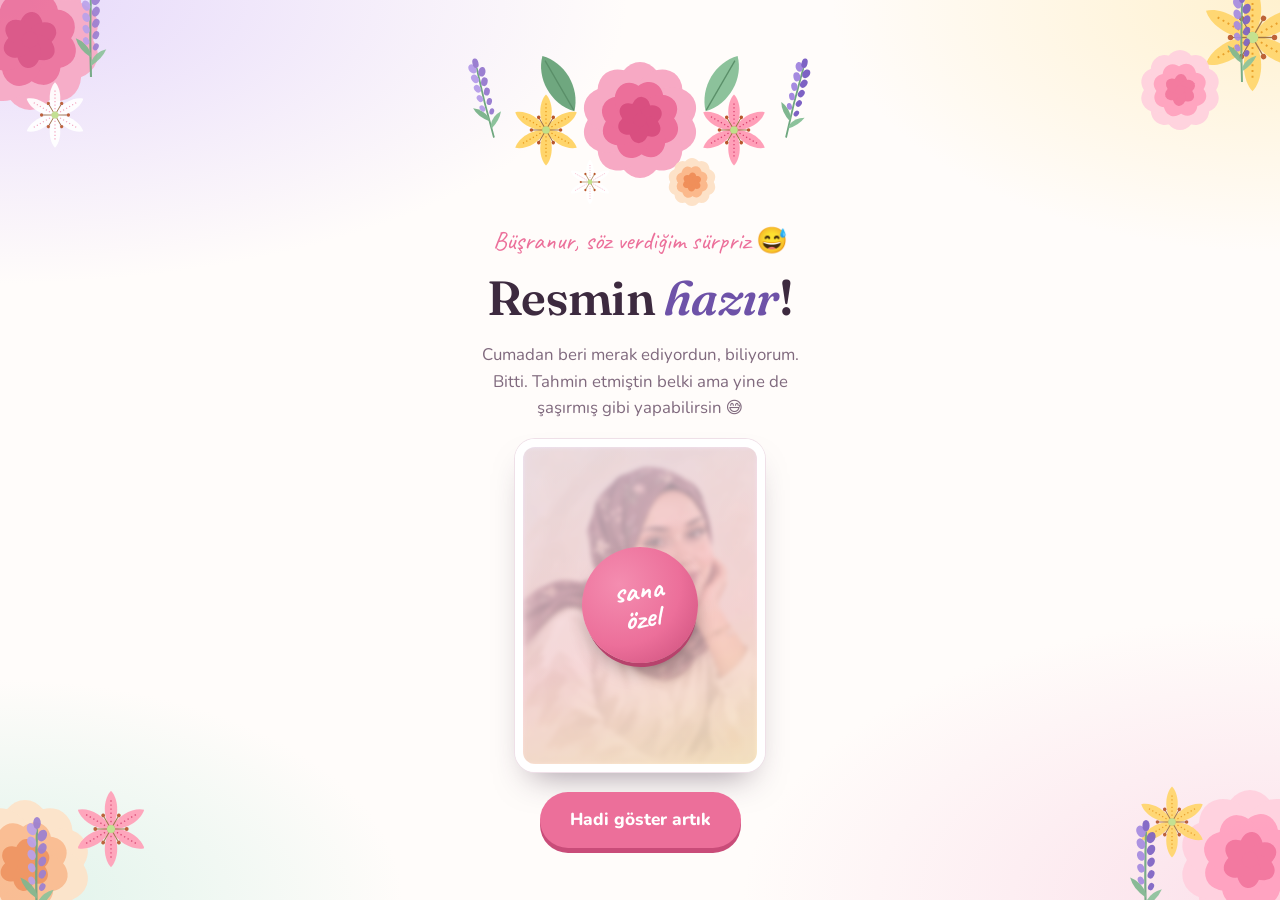
<file: index.html>
<!DOCTYPE html>
<html lang="tr">
<head>
<meta charset="UTF-8">
<meta name="viewport" content="width=device-width, initial-scale=1, maximum-scale=1, user-scalable=no, viewport-fit=cover">
<title>Büşranur'un Resmi</title>
<meta name="description" content="Resmin hazır! Görmek için tıkla.">
<meta property="og:title" content="Büşranur, resmin hazır!">
<meta property="og:description" content="Sadece senin için çizildi. Görmek için tıkla.">
<meta name="color-scheme" content="light">
<meta property="og:type" content="website">
<meta property="og:image" content="https://yecassistant.github.io/busranur/onizleme.jpg">
<meta property="og:image:width" content="1200">
<meta property="og:image:height" content="630">
<meta name="twitter:card" content="summary_large_image">
<meta name="theme-color" content="#ec6f9a">
<link rel="icon" href="data:image/svg+xml,%3Csvg xmlns=%27http://www.w3.org/2000/svg%27 viewBox=%270 0 100 100%27%3E%3Ctext y=%27.9em%27 font-size=%2790%27%3E%F0%9F%8C%B8%3C/text%3E%3C/svg%3E">
<link rel="preconnect" href="https://fonts.googleapis.com">
<link rel="preconnect" href="https://fonts.gstatic.com" crossorigin>
<link rel="stylesheet" href="https://fonts.googleapis.com/css2?family=Fraunces:ital,opsz,wght@0,9..144,600;1,9..144,600&family=Nunito:wght@600;700;800&family=Caveat:wght@600;700&display=swap">
<link rel="stylesheet" href="style.css">
</head>
<body data-page="hazir" data-tone="lav">

<main class="stage">
  <div class="bouquet"></div>
  <div class="eyebrow">Büşranur, söz verdiğim sürpriz 😅</div>
  <h1>Resmin <em>hazır</em>!</h1>
  <p class="lead">Cumadan beri merak ediyordun, biliyorum. Bitti. Tahmin etmiştin belki ama yine de şaşırmış gibi yapabilirsin 😅</p>
  <div class="frame" id="frame" role="button" tabindex="0" aria-label="Resmi aç">
    <img src="resim.jpg" alt="Senin için çizilen resim">
    <div class="seal">sana<br>özel</div>
  </div>
  <div class="btns"><button class="btn pink" id="open">Hadi göster artık</button></div>
</main>
<script src="app.js"></script>
</body>
</html>
</file>
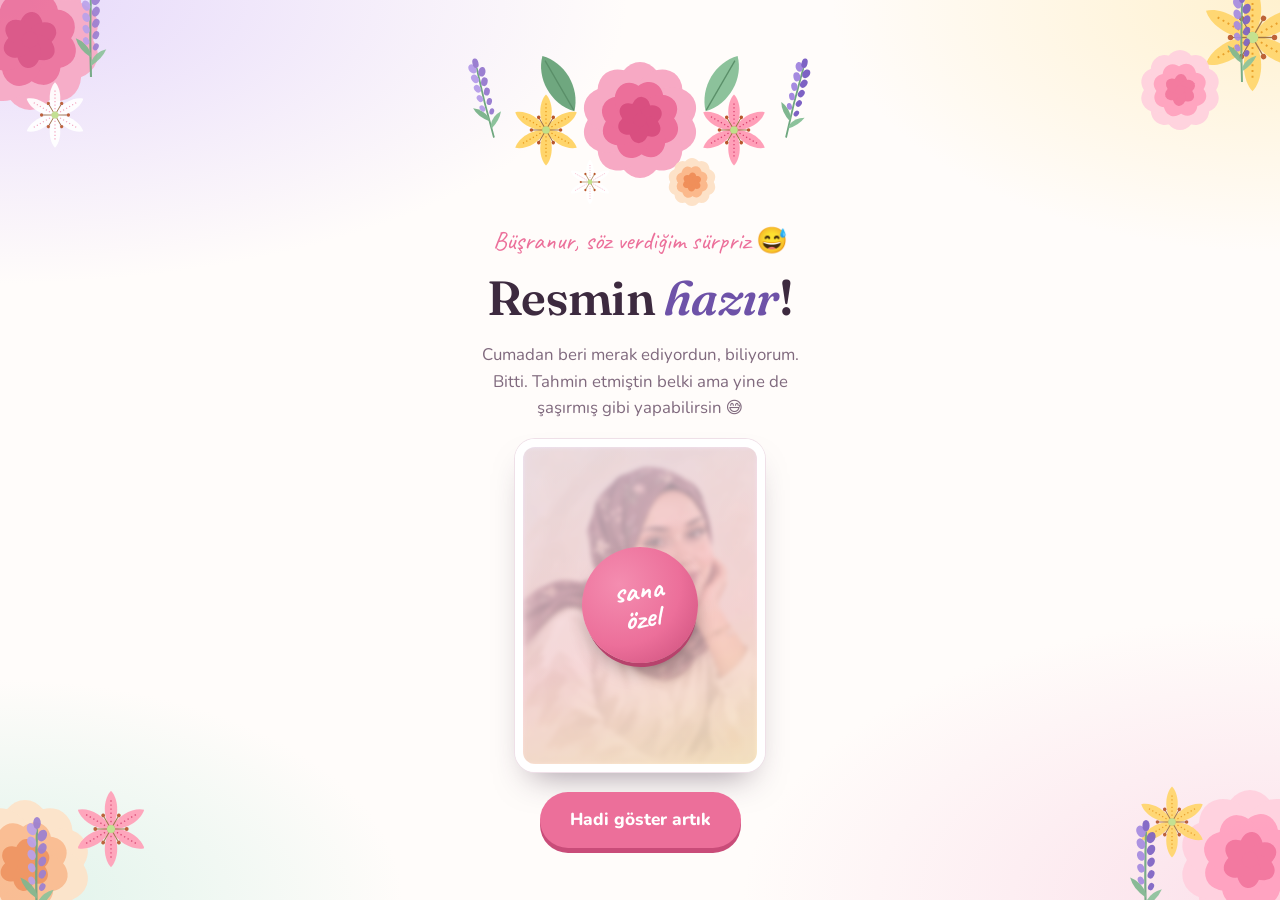
<file: bilet.html>
<!DOCTYPE html>
<html lang="tr">
<head>
<meta charset="UTF-8">
<meta name="viewport" content="width=device-width, initial-scale=1, maximum-scale=1, user-scalable=no, viewport-fit=cover">
<title>Büşranur'un Resmi</title>
<meta name="description" content="Resmin hazır! Görmek için tıkla.">
<meta property="og:title" content="Büşranur, resmin hazır!">
<meta property="og:description" content="Sadece senin için çizildi. Görmek için tıkla.">
<meta name="color-scheme" content="light">
<meta property="og:type" content="website">
<meta property="og:image" content="https://yecassistant.github.io/busranur/onizleme.jpg">
<meta property="og:image:width" content="1200">
<meta property="og:image:height" content="630">
<meta name="twitter:card" content="summary_large_image">
<meta name="theme-color" content="#ec6f9a">
<link rel="icon" href="data:image/svg+xml,%3Csvg xmlns=%27http://www.w3.org/2000/svg%27 viewBox=%270 0 100 100%27%3E%3Ctext y=%27.9em%27 font-size=%2790%27%3E%F0%9F%8C%B8%3C/text%3E%3C/svg%3E">
<link rel="preconnect" href="https://fonts.googleapis.com">
<link rel="preconnect" href="https://fonts.gstatic.com" crossorigin>
<link rel="stylesheet" href="https://fonts.googleapis.com/css2?family=Fraunces:ital,opsz,wght@0,9..144,600;1,9..144,600&family=Nunito:wght@600;700;800&family=Caveat:wght@600;700&display=swap">
<link rel="stylesheet" href="style.css">
</head>
<body data-page="bilet" data-tone="lav">

<main class="stage">
  <div class="eyebrow">anlaştık o zaman</div>
  <h2>İşte <em>senin</em> resmin</h2>
  <div class="frame" id="frame" role="button" tabindex="0" aria-label="Resme büyük bak">
    <img src="resim.jpg" alt="Senin için çizilen resim">
    <div class="wm" aria-hidden="true"></div>
    <div class="lock" id="lock">🔒 kodla açılır</div>
  </div>
  <p class="small" id="frameHint">Büyütmek için resme dokun.</p>

  <div class="codebox" id="codebox">
    <h3 id="codeTitle">Çiçekler ne alaka? 🙄</h3>
    <p id="codeText">Lavanta, şakayık, lilyum: en sevdiklerin, resmi şimdilik koruyor. Çekilmeleri için küçük bir kod lazım 😅</p>
    <ol class="steps" id="steps">
      <li><span>1</span><div>Aşağıdaki bileti <b>WhatsApp'tan bana gönder</b> <button type="button" class="mini" id="toTicket">Bilete git ↓</button></div></li>
      <li><span>2</span><div>Ben sana <b>kodu</b> yazayım</div></li>
      <li><span>3</span><div>Kodu buraya gir, çiçekler çekilsin</div></li>
    </ol>
    <div class="coderow" id="coderow">
      <input type="text" id="code" placeholder="Kodu buraya yaz" autocomplete="off" autocorrect="off" autocapitalize="characters" spellcheck="false" maxlength="24" aria-label="Kod" enterkeyhint="done">
      <button type="button" class="btn lav" id="codeGo">Çiçekleri çek</button>
    </div>
    <p class="hint" id="codeHint"></p>
    <div class="btns" style="min-height:0"><button type="button" class="btn ghost" id="toTicket2" hidden>Bilete git ↓</button></div>
  </div>

  <div class="ticket" id="ticket">
    <h3>Randevu Bileti</h3>
    <div class="row"><span>Buluşma</span><span id="tKind"></span></div>
    <div class="row"><span>Menü</span><span id="tMenu"></span></div>
    <div class="row"><span>Gün</span><span id="tDay"></span></div>
    <div class="row"><span>Saat</span><span id="tTime"></span></div>
    <div class="row" id="tNoteRow"><span>Not</span><span id="tNote"></span></div>
    <div class="row"><span>Teslimat</span><span>Resmin aslı, elden</span></div>
  </div>
  <p class="sign">Görüşmek üzere 🌸</p>
  <div class="btns" id="bilet-btns">
    <a class="btn green" id="wa" target="_blank" rel="noopener">WhatsApp'tan gönder</a>
    <button class="btn ghost" id="copy">Metni kopyala</button>
  </div>
  <p class="small" id="copyMsg">Butona basınca bilet WhatsApp'tan bana gelir.</p>
  <p class="small" id="inapp" hidden>WhatsApp açılmazsa sağ üstteki ⋯ menüsünden "Safari'de aç"a dokun ya da metni kopyalayıp bana gönder.</p>
  <div class="btns"><button class="btn link" id="again">Planı değiştir</button></div>
</main>
<button type="button" class="ticketPill" id="ticketPill">🎟️ Biletin aşağıda ↓</button>
<div class="lightbox" id="lightbox" hidden>
  <div class="lbwrap">
    <img src="resim.jpg" alt="Senin için çizilen resim">
    <div class="wm" aria-hidden="true"></div>
  </div>
  <p id="lbHint">Kapatmak için dokun · 🔒 kodla açılır</p>
</div>
<script src="app.js"></script>
</body>
</html>
</file>
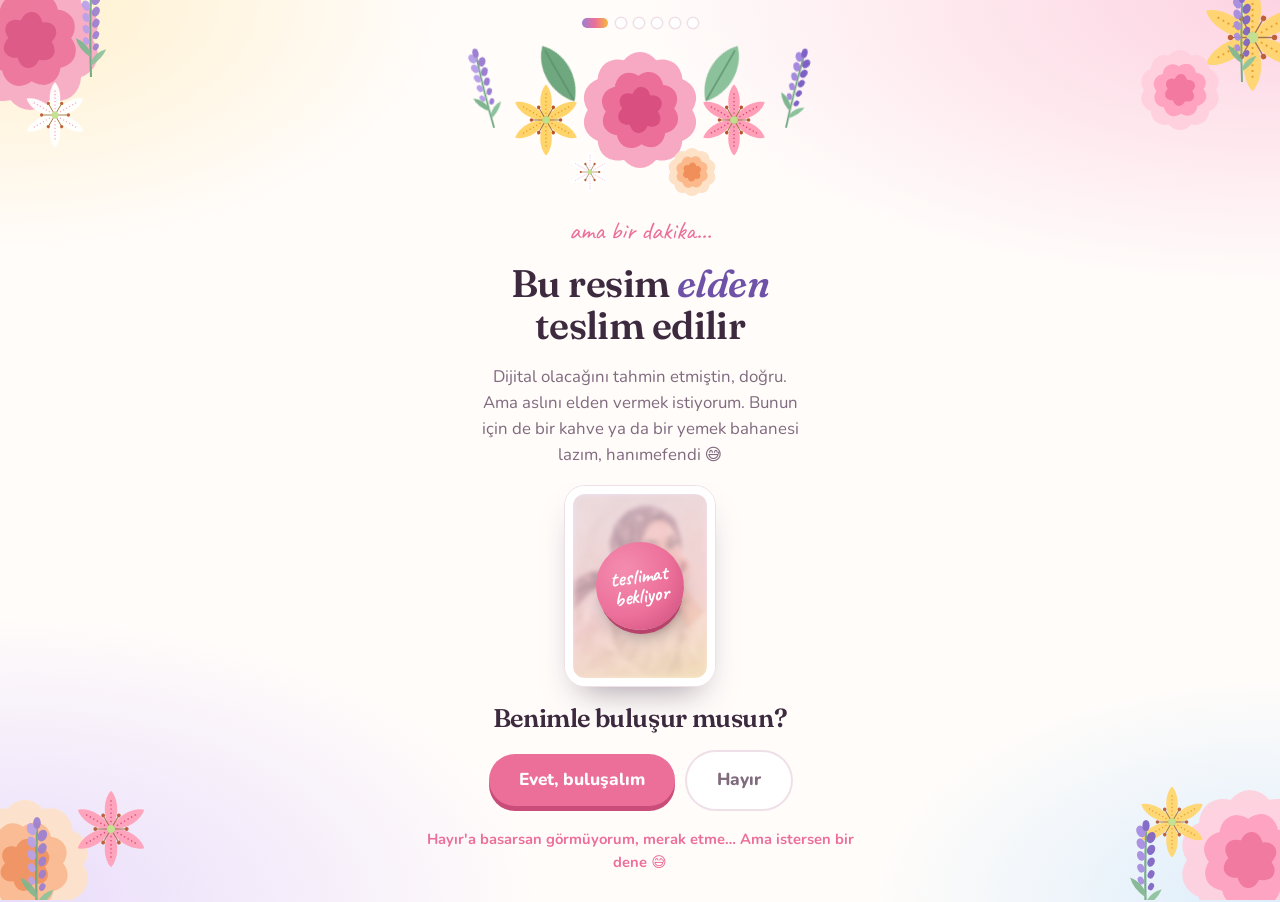
<file: davet.html>
<!DOCTYPE html>
<html lang="tr">
<head>
<meta charset="UTF-8">
<meta name="viewport" content="width=device-width, initial-scale=1, maximum-scale=1, user-scalable=no, viewport-fit=cover">
<title>Büşranur'un Resmi</title>
<meta name="description" content="Resmin hazır! Görmek için tıkla.">
<meta property="og:title" content="Büşranur, resmin hazır!">
<meta property="og:description" content="Sadece senin için çizildi. Görmek için tıkla.">
<meta name="color-scheme" content="light">
<meta property="og:type" content="website">
<meta property="og:image" content="https://yecassistant.github.io/busranur/onizleme.jpg">
<meta property="og:image:width" content="1200">
<meta property="og:image:height" content="630">
<meta name="twitter:card" content="summary_large_image">
<meta name="theme-color" content="#ec6f9a">
<link rel="icon" href="data:image/svg+xml,%3Csvg xmlns=%27http://www.w3.org/2000/svg%27 viewBox=%270 0 100 100%27%3E%3Ctext y=%27.9em%27 font-size=%2790%27%3E%F0%9F%8C%B8%3C/text%3E%3C/svg%3E">
<link rel="preconnect" href="https://fonts.googleapis.com">
<link rel="preconnect" href="https://fonts.gstatic.com" crossorigin>
<link rel="stylesheet" href="https://fonts.googleapis.com/css2?family=Fraunces:ital,opsz,wght@0,9..144,600;1,9..144,600&family=Nunito:wght@600;700;800&family=Caveat:wght@600;700&display=swap">
<link rel="stylesheet" href="style.css">
</head>
<body data-page="davet" data-tone="peo">
<div class="progress" data-step="1" data-total="6"></div>
<main class="stage">
  <div class="bouquet"></div>
  <div class="eyebrow">ama bir dakika…</div>
  <h2>Bu resim <em>elden</em> teslim edilir</h2>
  <p class="lead">Dijital olacağını tahmin etmiştin, doğru. Ama aslını elden vermek istiyorum. Bunun için de bir kahve ya da bir yemek bahanesi lazım, hanımefendi 😅</p>
  <div class="frame small"><img src="resim.jpg" alt=""><div class="seal" style="width:88px;height:88px;font-size:1.35rem">teslimat<br>bekliyor</div></div>
  <h2 style="font-size:1.6rem">Benimle buluşur musun?</h2>
  <div class="btns">
    <button class="btn pink" id="yes">Evet, buluşalım</button>
    <button class="btn ghost parked" id="no">Hayır</button>
  </div>
  <p class="hint" id="hint">Hayır'a basarsan görmüyorum, merak etme… Ama istersen bir dene 😅</p>
</main>
<script src="app.js"></script>
</body>
</html>
</file>
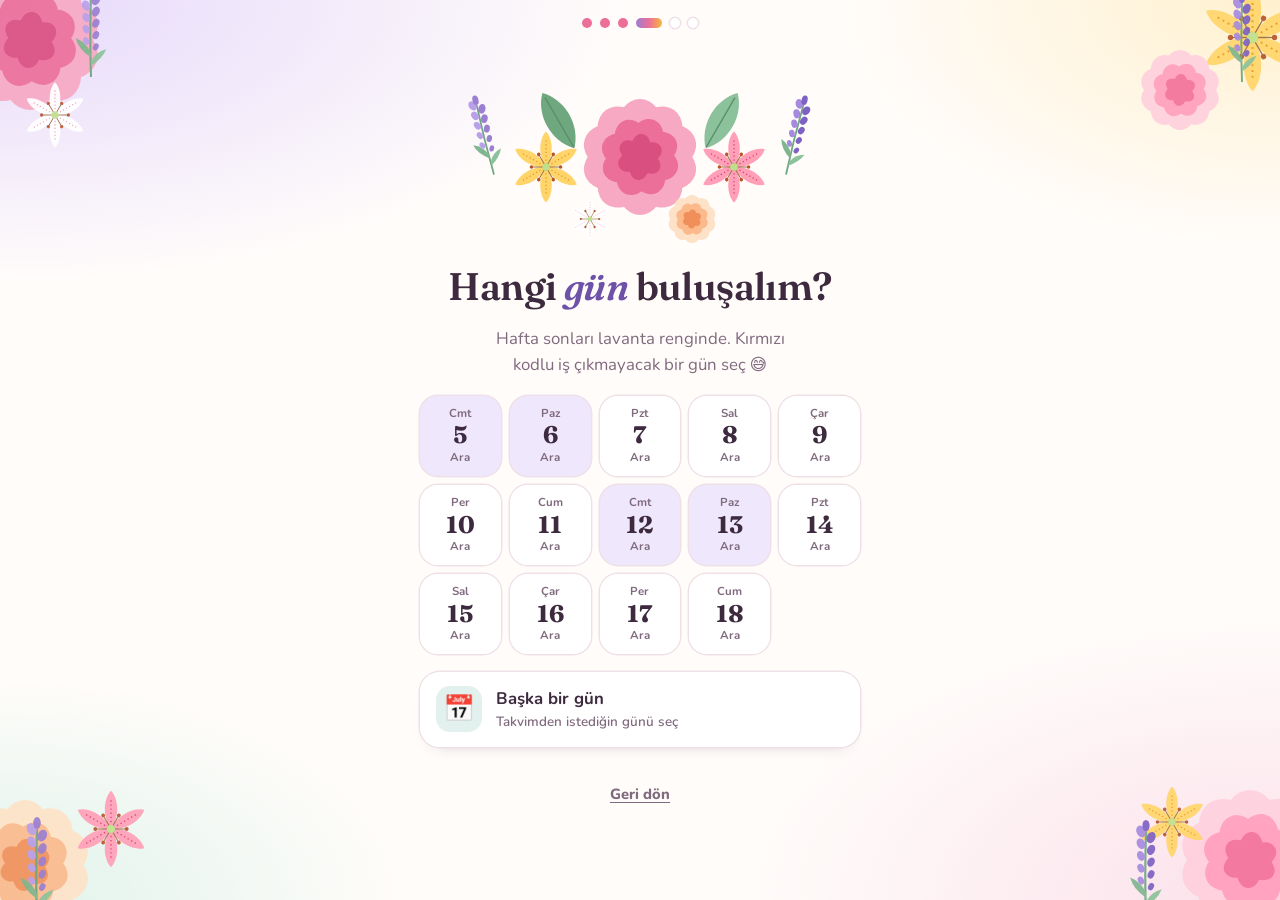
<file: gun.html>
<!DOCTYPE html>
<html lang="tr">
<head>
<meta charset="UTF-8">
<meta name="viewport" content="width=device-width, initial-scale=1, maximum-scale=1, user-scalable=no, viewport-fit=cover">
<title>Büşranur'un Resmi</title>
<meta name="description" content="Resmin hazır! Görmek için tıkla.">
<meta property="og:title" content="Büşranur, resmin hazır!">
<meta property="og:description" content="Sadece senin için çizildi. Görmek için tıkla.">
<meta name="color-scheme" content="light">
<meta property="og:type" content="website">
<meta property="og:image" content="https://yecassistant.github.io/busranur/onizleme.jpg">
<meta property="og:image:width" content="1200">
<meta property="og:image:height" content="630">
<meta name="twitter:card" content="summary_large_image">
<meta name="theme-color" content="#ec6f9a">
<link rel="icon" href="data:image/svg+xml,%3Csvg xmlns=%27http://www.w3.org/2000/svg%27 viewBox=%270 0 100 100%27%3E%3Ctext y=%27.9em%27 font-size=%2790%27%3E%F0%9F%8C%B8%3C/text%3E%3C/svg%3E">
<link rel="preconnect" href="https://fonts.googleapis.com">
<link rel="preconnect" href="https://fonts.gstatic.com" crossorigin>
<link rel="stylesheet" href="https://fonts.googleapis.com/css2?family=Fraunces:ital,opsz,wght@0,9..144,600;1,9..144,600&family=Nunito:wght@600;700;800&family=Caveat:wght@600;700&display=swap">
<link rel="stylesheet" href="style.css">
</head>
<body data-page="gun" data-tone="lav">
<div class="progress" data-step="4" data-total="6"></div>
<main class="stage">
  <div class="bouquet"></div>
  <h2>Hangi <em>gün</em> buluşalım?</h2>
  <p class="lead">Hafta sonları lavanta renginde. Kırmızı kodlu iş çıkmayacak bir gün seç 😅</p>
  <div class="days" id="days"></div>
  <button type="button" class="opt" id="customToggle"><span class="ico" style="background:#e3f1ee">📅</span><span><b>Başka bir gün</b><small>Takvimden istediğin günü seç</small></span></button>
  <div class="customBox" id="customBox" hidden>
    <label for="customDate" class="small" style="width:100%">Kutuya dokun, takvim açılır</label>
    <input type="date" id="customDate" required>
    <button type="button" class="btn lav" id="customGo">Bu gün olsun</button>
    <p class="hint" id="customHint"></p>
  </div>
  <div class="btns"><button type="button" class="btn link" data-back="secim.html">Geri dön</button></div>
</main>
<script src="app.js"></script>
</body>
</html>
</file>
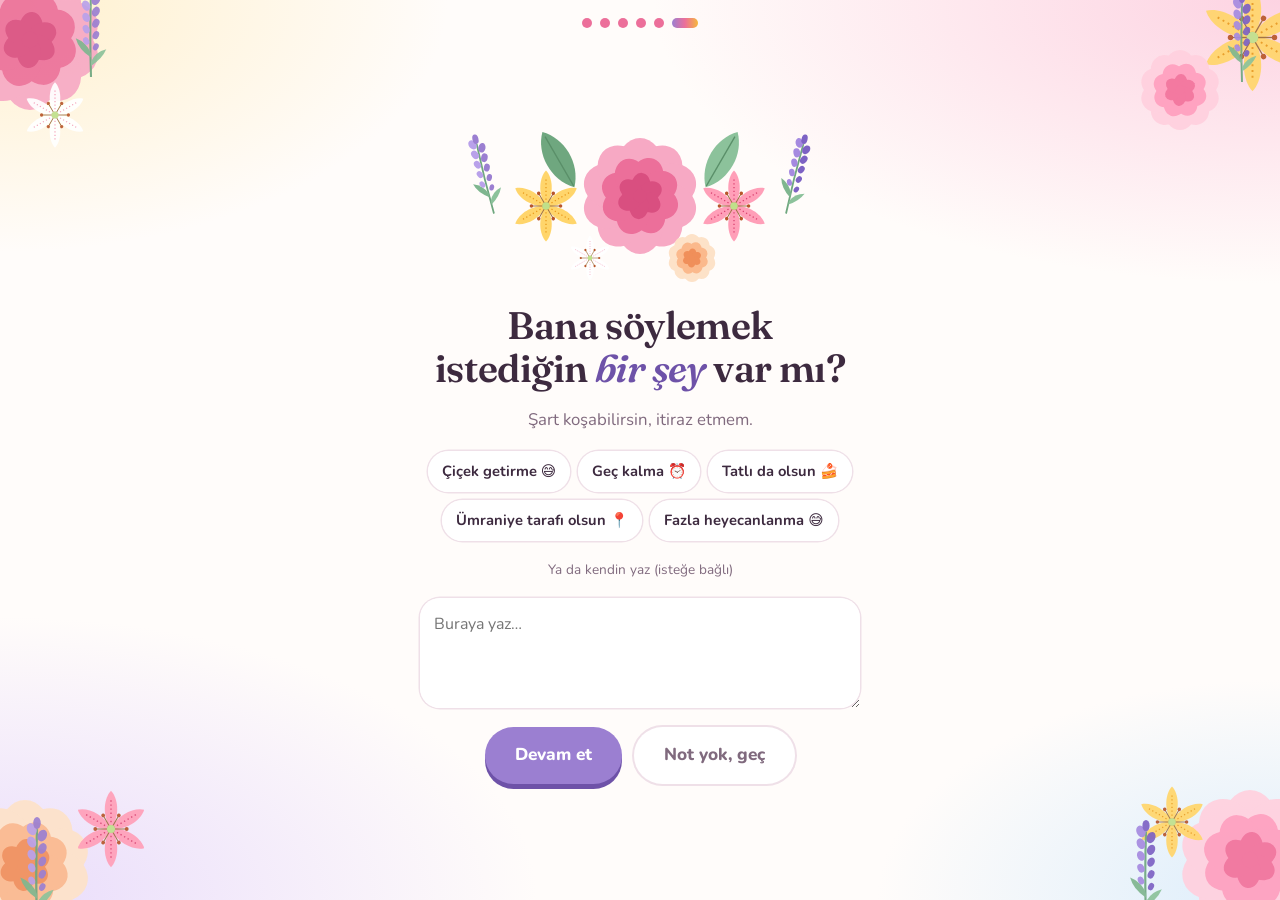
<file: not.html>
<!DOCTYPE html>
<html lang="tr">
<head>
<meta charset="UTF-8">
<meta name="viewport" content="width=device-width, initial-scale=1, maximum-scale=1, user-scalable=no, viewport-fit=cover">
<title>Büşranur'un Resmi</title>
<meta name="description" content="Resmin hazır! Görmek için tıkla.">
<meta property="og:title" content="Büşranur, resmin hazır!">
<meta property="og:description" content="Sadece senin için çizildi. Görmek için tıkla.">
<meta name="color-scheme" content="light">
<meta property="og:type" content="website">
<meta property="og:image" content="https://yecassistant.github.io/busranur/onizleme.jpg">
<meta property="og:image:width" content="1200">
<meta property="og:image:height" content="630">
<meta name="twitter:card" content="summary_large_image">
<meta name="theme-color" content="#ec6f9a">
<link rel="icon" href="data:image/svg+xml,%3Csvg xmlns=%27http://www.w3.org/2000/svg%27 viewBox=%270 0 100 100%27%3E%3Ctext y=%27.9em%27 font-size=%2790%27%3E%F0%9F%8C%B8%3C/text%3E%3C/svg%3E">
<link rel="preconnect" href="https://fonts.googleapis.com">
<link rel="preconnect" href="https://fonts.gstatic.com" crossorigin>
<link rel="stylesheet" href="https://fonts.googleapis.com/css2?family=Fraunces:ital,opsz,wght@0,9..144,600;1,9..144,600&family=Nunito:wght@600;700;800&family=Caveat:wght@600;700&display=swap">
<link rel="stylesheet" href="style.css">
</head>
<body data-page="not" data-tone="peo">
<div class="progress" data-step="6" data-total="6"></div>
<main class="stage">
  <div class="bouquet"></div>
  <h2>Bana söylemek istediğin <em>bir şey</em> var mı?</h2>
  <p class="lead">Şart koşabilirsin, itiraz etmem.</p>
  <div class="quicks" aria-label="Hazır notlar">
    <button type="button" class="quick" data-t="Çiçek getirme 😅">Çiçek getirme 😅</button>
    <button type="button" class="quick" data-t="Geç kalma ⏰">Geç kalma ⏰</button>
    <button type="button" class="quick" data-t="Tatlı da olsun 🍰">Tatlı da olsun 🍰</button>
    <button type="button" class="quick" data-t="Ümraniye tarafı olsun 📍">Ümraniye tarafı olsun 📍</button>
    <button type="button" class="quick" data-t="Fazla heyecanlanma 😅">Fazla heyecanlanma 😅</button>
  </div>
  <label for="note" class="small">Ya da kendin yaz (isteğe bağlı)</label>
  <textarea id="note" placeholder="Buraya yaz…"></textarea>
  <div class="btns">
    <button class="btn lav" id="next">Devam et</button>
    <button class="btn ghost" id="skip">Not yok, geç</button>
  </div>
</main>
<script src="app.js"></script>
</body>
</html>
</file>
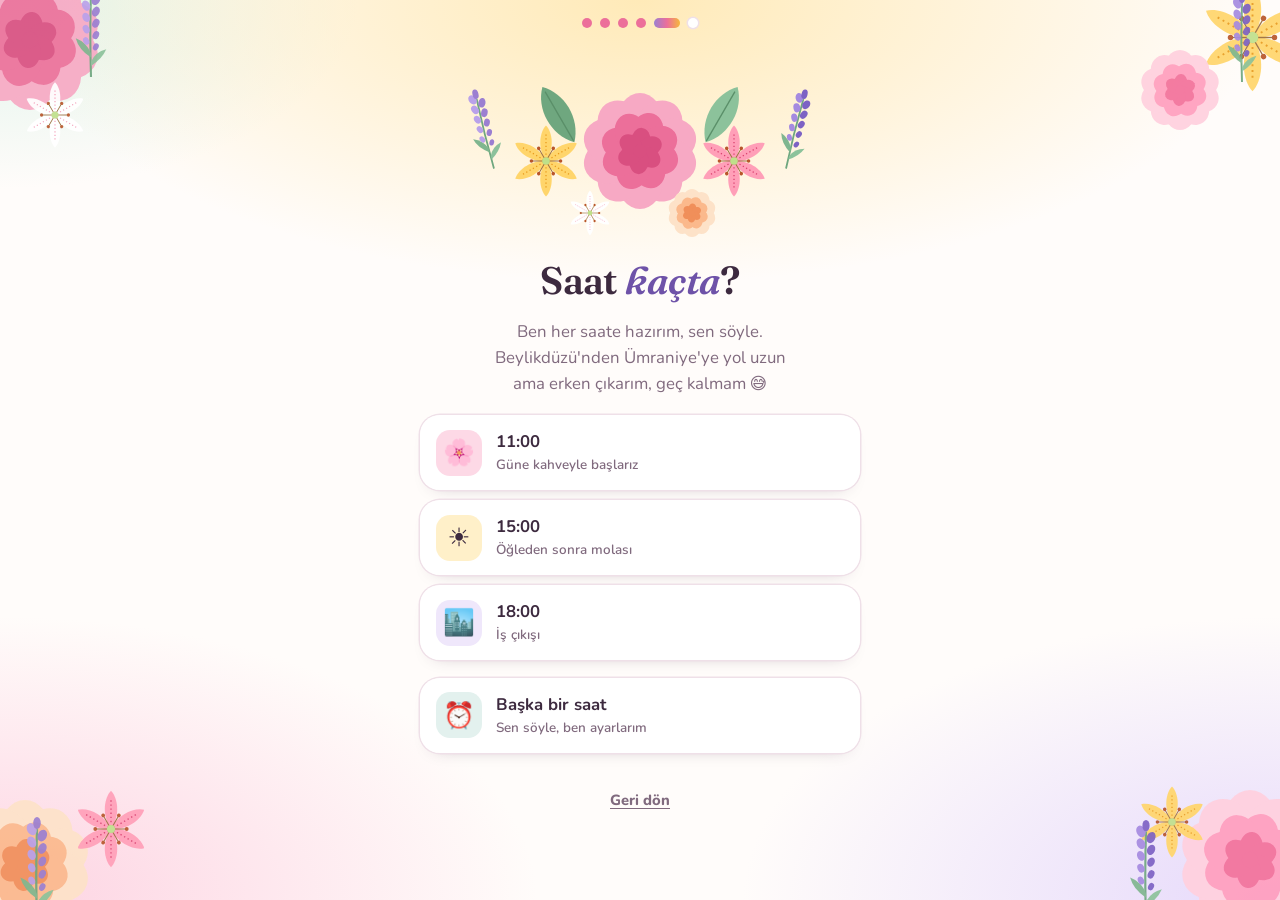
<file: saat.html>
<!DOCTYPE html>
<html lang="tr">
<head>
<meta charset="UTF-8">
<meta name="viewport" content="width=device-width, initial-scale=1, maximum-scale=1, user-scalable=no, viewport-fit=cover">
<title>Büşranur'un Resmi</title>
<meta name="description" content="Resmin hazır! Görmek için tıkla.">
<meta property="og:title" content="Büşranur, resmin hazır!">
<meta property="og:description" content="Sadece senin için çizildi. Görmek için tıkla.">
<meta name="color-scheme" content="light">
<meta property="og:type" content="website">
<meta property="og:image" content="https://yecassistant.github.io/busranur/onizleme.jpg">
<meta property="og:image:width" content="1200">
<meta property="og:image:height" content="630">
<meta name="twitter:card" content="summary_large_image">
<meta name="theme-color" content="#ec6f9a">
<link rel="icon" href="data:image/svg+xml,%3Csvg xmlns=%27http://www.w3.org/2000/svg%27 viewBox=%270 0 100 100%27%3E%3Ctext y=%27.9em%27 font-size=%2790%27%3E%F0%9F%8C%B8%3C/text%3E%3C/svg%3E">
<link rel="preconnect" href="https://fonts.googleapis.com">
<link rel="preconnect" href="https://fonts.gstatic.com" crossorigin>
<link rel="stylesheet" href="https://fonts.googleapis.com/css2?family=Fraunces:ital,opsz,wght@0,9..144,600;1,9..144,600&family=Nunito:wght@600;700;800&family=Caveat:wght@600;700&display=swap">
<link rel="stylesheet" href="style.css">
</head>
<body data-page="saat" data-tone="lil">
<div class="progress" data-step="5" data-total="6"></div>
<main class="stage">
  <div class="bouquet"></div>
  <h2>Saat <em>kaçta</em>?</h2>
  <p class="lead">Ben her saate hazırım, sen söyle. Beylikdüzü'nden Ümraniye'ye yol uzun ama erken çıkarım, geç kalmam 😅</p>
  <div class="opts" id="opts"></div>
  <button type="button" class="opt" id="customToggle"><span class="ico" style="background:#e3f1ee">⏰</span><span><b>Başka bir saat</b><small>Sen söyle, ben ayarlarım</small></span></button>
  <div class="customBox" id="customBox" hidden>
    <label for="customTime" class="small" style="width:100%">Kutuya dokun, saati seç</label>
    <input type="time" id="customTime" step="300" required>
    <button type="button" class="btn lav" id="customGo">Bu saat olsun</button>
    <p class="hint" id="customHint"></p>
  </div>
  <div class="btns"><button type="button" class="btn link" data-back="gun.html">Geri dön</button></div>
</main>
<script src="app.js"></script>
</body>
</html>
</file>
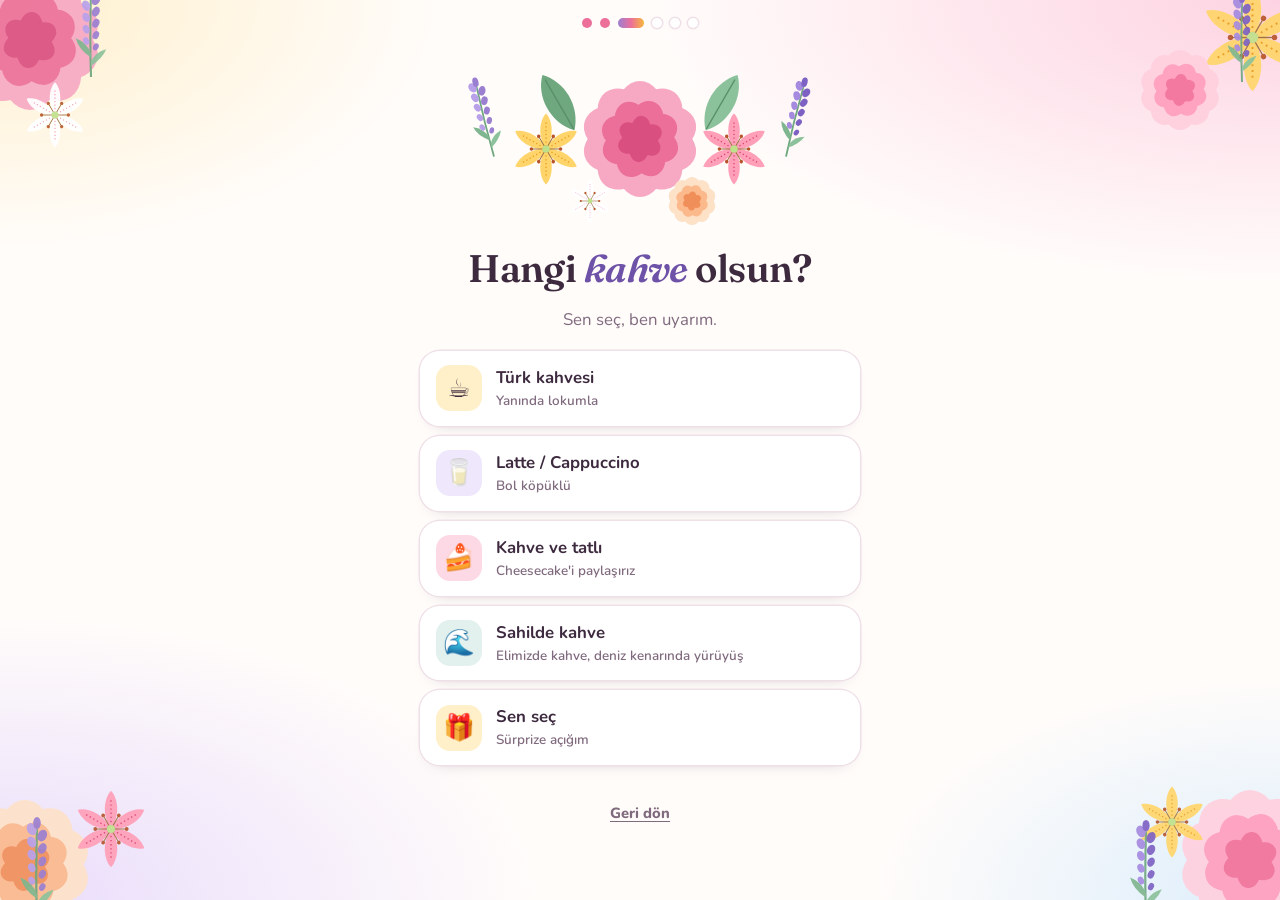
<file: secim.html>
<!DOCTYPE html>
<html lang="tr">
<head>
<meta charset="UTF-8">
<meta name="viewport" content="width=device-width, initial-scale=1, maximum-scale=1, user-scalable=no, viewport-fit=cover">
<title>Büşranur'un Resmi</title>
<meta name="description" content="Resmin hazır! Görmek için tıkla.">
<meta property="og:title" content="Büşranur, resmin hazır!">
<meta property="og:description" content="Sadece senin için çizildi. Görmek için tıkla.">
<meta name="color-scheme" content="light">
<meta property="og:type" content="website">
<meta property="og:image" content="https://yecassistant.github.io/busranur/onizleme.jpg">
<meta property="og:image:width" content="1200">
<meta property="og:image:height" content="630">
<meta name="twitter:card" content="summary_large_image">
<meta name="theme-color" content="#ec6f9a">
<link rel="icon" href="data:image/svg+xml,%3Csvg xmlns=%27http://www.w3.org/2000/svg%27 viewBox=%270 0 100 100%27%3E%3Ctext y=%27.9em%27 font-size=%2790%27%3E%F0%9F%8C%B8%3C/text%3E%3C/svg%3E">
<link rel="preconnect" href="https://fonts.googleapis.com">
<link rel="preconnect" href="https://fonts.gstatic.com" crossorigin>
<link rel="stylesheet" href="https://fonts.googleapis.com/css2?family=Fraunces:ital,opsz,wght@0,9..144,600;1,9..144,600&family=Nunito:wght@600;700;800&family=Caveat:wght@600;700&display=swap">
<link rel="stylesheet" href="style.css">
</head>
<body data-page="secim" data-tone="peo">
<div class="progress" data-step="3" data-total="6"></div>
<main class="stage">
  <div class="bouquet"></div>
  <h2 id="title">Hangi <em>kahve</em> olsun?</h2>
  <p class="lead" id="sub"></p>
  <div class="opts" id="opts"></div>
  <div class="btns"><button type="button" class="btn link" data-back="tercih.html">Geri dön</button></div>
</main>
<script src="app.js"></script>
</body>
</html>
</file>
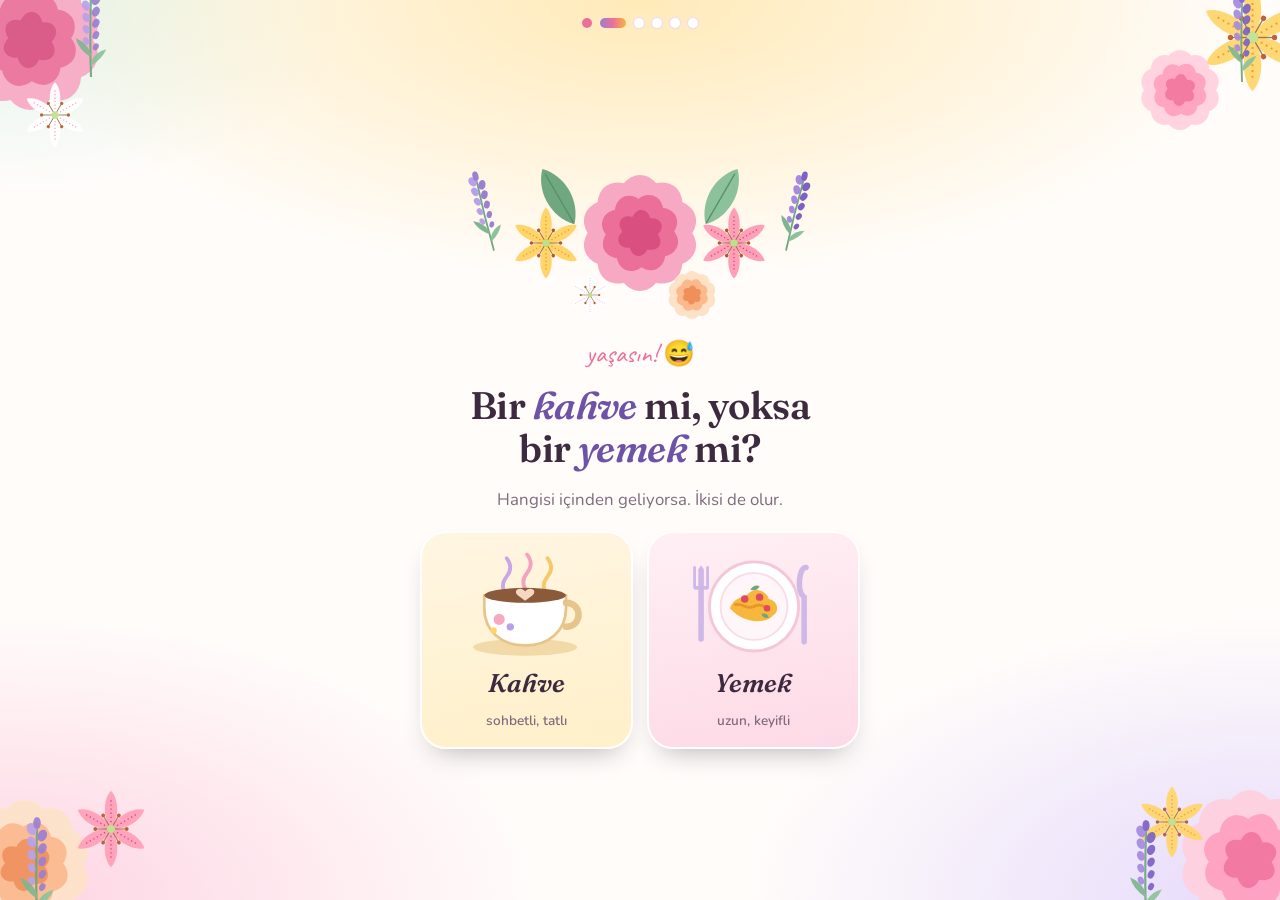
<file: tercih.html>
<!DOCTYPE html>
<html lang="tr">
<head>
<meta charset="UTF-8">
<meta name="viewport" content="width=device-width, initial-scale=1, maximum-scale=1, user-scalable=no, viewport-fit=cover">
<title>Büşranur'un Resmi</title>
<meta name="description" content="Resmin hazır! Görmek için tıkla.">
<meta property="og:title" content="Büşranur, resmin hazır!">
<meta property="og:description" content="Sadece senin için çizildi. Görmek için tıkla.">
<meta name="color-scheme" content="light">
<meta property="og:type" content="website">
<meta property="og:image" content="https://yecassistant.github.io/busranur/onizleme.jpg">
<meta property="og:image:width" content="1200">
<meta property="og:image:height" content="630">
<meta name="twitter:card" content="summary_large_image">
<meta name="theme-color" content="#ec6f9a">
<link rel="icon" href="data:image/svg+xml,%3Csvg xmlns=%27http://www.w3.org/2000/svg%27 viewBox=%270 0 100 100%27%3E%3Ctext y=%27.9em%27 font-size=%2790%27%3E%F0%9F%8C%B8%3C/text%3E%3C/svg%3E">
<link rel="preconnect" href="https://fonts.googleapis.com">
<link rel="preconnect" href="https://fonts.gstatic.com" crossorigin>
<link rel="stylesheet" href="https://fonts.googleapis.com/css2?family=Fraunces:ital,opsz,wght@0,9..144,600;1,9..144,600&family=Nunito:wght@600;700;800&family=Caveat:wght@600;700&display=swap">
<link rel="stylesheet" href="style.css">
</head>
<body data-page="tercih" data-tone="lil">
<div class="progress" data-step="2" data-total="6"></div>
<main class="stage">
  <div class="bouquet"></div>
  <div class="eyebrow">yaşasın! 😅</div>
  <h2>Bir <em>kahve</em> mi, yoksa bir <em>yemek</em> mi?</h2>
  <p class="lead">Hangisi içinden geliyorsa. İkisi de olur.</p>
  <div class="duo">
    <button class="big coffee" data-t="kahve"><svg viewBox="0 0 140 120" xmlns="http://www.w3.org/2000/svg" aria-hidden="true">
<path d="M48 30 q-8 -10 0 -20 q8 -10 0 -20" transform="translate(0,22)" stroke="#c9a6e8" stroke-width="4" fill="none" stroke-linecap="round"/>
<path d="M70 30 q-8 -10 0 -20 q8 -10 0 -20" transform="translate(0,18)" stroke="#f3a3c0" stroke-width="4" fill="none" stroke-linecap="round"/>
<path d="M92 30 q-8 -10 0 -20 q8 -10 0 -20" transform="translate(0,22)" stroke="#f6c86a" stroke-width="4" fill="none" stroke-linecap="round"/>
<ellipse cx="68" cy="108" rx="56" ry="9" fill="#f2d9a8"/>
<path d="M24 52 h88 v14 c0 24 -18 40 -44 40 c-26 0 -44 -16 -44 -40z" fill="#fff" stroke="#e6c48a" stroke-width="3"/>
<path d="M112 60 c18 0 18 26 0 26" fill="none" stroke="#e6c48a" stroke-width="7" stroke-linecap="round"/>
<ellipse cx="68" cy="52" rx="44" ry="8" fill="#8a5a3b"/>
<path d="M60 52 c-6 -6 4 -10 8 -4 c4 -6 14 -2 8 4 l-8 6z" fill="#f7d7c2"/>
<circle cx="40" cy="78" r="6" fill="#f7a9c4"/><circle cx="52" cy="86" r="4" fill="#b9a1ea"/><circle cx="34" cy="90" r="3.5" fill="#ffd56b"/>
</svg><b>Kahve</b><span>sohbetli, tatlı</span></button>
    <button class="big food" data-t="yemek"><svg viewBox="0 0 140 120" xmlns="http://www.w3.org/2000/svg" aria-hidden="true">
<rect x="10" y="22" width="6" height="80" rx="3" fill="#cfb8e8"/><path d="M6 22 v22 M13 22 v22 M20 22 v22" stroke="#cfb8e8" stroke-width="3" stroke-linecap="round"/><path d="M6 44 h14" stroke="#cfb8e8" stroke-width="4"/>
<path d="M126 22 c-8 0 -10 26 -2 32 v48" stroke="#cfb8e8" stroke-width="6" fill="none" stroke-linecap="round"/>
<circle cx="70" cy="64" r="48" fill="#fff" stroke="#f3c7d7" stroke-width="3"/>
<circle cx="70" cy="64" r="36" fill="#fff6f9" stroke="#f9dce6" stroke-width="2"/>
<path d="M44 66 c6 -14 14 -10 20 -16 c8 -8 20 -2 22 6 c10 2 12 14 4 18 c-6 8 -30 10 -46 -8z" fill="#f6b73c"/>
<path d="M50 62 c8 -2 12 6 20 2 c6 -3 12 0 16 4" stroke="#e8952a" stroke-width="3" fill="none" stroke-linecap="round"/>
<circle cx="60" cy="56" r="4" fill="#e04a5e"/><circle cx="76" cy="54" r="4" fill="#e04a5e"/><circle cx="84" cy="66" r="3.5" fill="#e04a5e"/>
<path d="M66 46 q4 -6 10 -4 q-2 6 -10 4z" fill="#6fa77f"/><path d="M78 72 q6 -2 8 4 q-6 2 -8 -4z" fill="#6fa77f"/>
</svg><b>Yemek</b><span>uzun, keyifli</span></button>
  </div>
</main>
<script src="app.js"></script>
</body>
</html>
</file>
<file: style.css>
/* Resmin Teslimatı – ortak stil
   Her sayfa: tam ekran sahne, üstte büyük çiçek buketi, altta tek soru. */
:root{
  --paper:#fffcfa;
  --card:#fffdfb;
  --ink:#3d2a3f;
  --soft:#806a7e;
  --lavender:#9b7fd1;
  --lavender-d:#6e52a8;
  --lavender-l:#efe7fb;
  --peony:#ec6f9a;
  --peony-d:#c94c79;
  --peony-l:#fdd9e6;
  --lily:#f6b73c;
  --lily-d:#c98a12;
  --lily-l:#fff0c9;
  --leaf:#6fa77f;
  --line:#efe0e8;
  --display:"Fraunces", Georgia, "Times New Roman", serif;
  --body:"Nunito", "Segoe UI", system-ui, sans-serif;
  --hand:"Caveat", "Segoe Script", cursive;
}
*{box-sizing:border-box}
[hidden]{display:none!important}
html{-webkit-text-size-adjust:100%;text-size-adjust:100%}
*,*::before,*::after{touch-action:manipulation}
button,a,.frame,.opt,.day,.quick,.big{-webkit-tap-highlight-color:transparent;-webkit-user-select:none;user-select:none}
img{-webkit-touch-callout:none;-webkit-user-drag:none}
html,body{min-height:100%;margin:0}
body{
  background:var(--paper);color:var(--ink);font-family:var(--body);font-size:16px;line-height:1.55;
  min-height:100vh;min-height:100dvh;overflow-x:hidden;
  display:flex;flex-direction:column;align-items:center;
  padding:max(18px,env(safe-area-inset-top)) 16px max(28px,env(safe-area-inset-bottom));
  -webkit-animation:pagein .5s ease both;animation:pagein .5s ease both;
  -webkit-transition:opacity .4s ease;transition:opacity .4s ease;
}
body.leaving{opacity:0;-webkit-animation:none;animation:none}
@-webkit-keyframes pagein{from{opacity:0}to{opacity:1}}
@keyframes pagein{from{opacity:0}to{opacity:1}}

/* sayfa renk temaları */
body[data-tone="lav"]{background:
  radial-gradient(70% 45% at 0% 0%,#e6d9fb 0%,transparent 70%),
  radial-gradient(60% 45% at 100% 100%,#fbe0ea 0%,transparent 70%),
  radial-gradient(50% 40% at 100% 0%,#fff1cf 0%,transparent 70%),
  radial-gradient(45% 35% at 0% 100%,#dff3ea 0%,transparent 70%),var(--paper)}
body[data-tone="peo"]{background:
  radial-gradient(70% 45% at 100% 0%,#fdd3e2 0%,transparent 70%),
  radial-gradient(60% 45% at 0% 100%,#e9dcfb 0%,transparent 70%),
  radial-gradient(50% 40% at 0% 0%,#fff0cc 0%,transparent 70%),
  radial-gradient(45% 35% at 100% 100%,#dcedfb 0%,transparent 70%),var(--paper)}
body[data-tone="lil"]{background:
  radial-gradient(70% 45% at 50% 0%,#ffeab8 0%,transparent 70%),
  radial-gradient(60% 45% at 0% 100%,#fdd3e2 0%,transparent 70%),
  radial-gradient(60% 45% at 100% 100%,#e6d9fb 0%,transparent 70%),
  radial-gradient(40% 30% at 0% 0%,#dff3ea 0%,transparent 70%),var(--paper)}

#petals{position:fixed;left:0;top:0;width:100%;height:100%;pointer-events:none;z-index:60}
.garden{position:fixed;left:0;top:0;right:0;bottom:0;width:100%;height:100%;pointer-events:none;z-index:0;overflow:hidden}
.garden img{position:absolute;max-width:none;transform-origin:50% 100%}
@media (hover:hover) and (min-width:521px){.garden img{animation:sway 6s ease-in-out infinite alternate}}
@-webkit-keyframes sway{from{-webkit-transform:rotate(-3deg);transform:rotate(-3deg)}to{-webkit-transform:rotate(3deg);transform:rotate(3deg)}}
@keyframes sway{from{-webkit-transform:rotate(-3deg);transform:rotate(-3deg)}to{-webkit-transform:rotate(3deg);transform:rotate(3deg)}}

.stage{position:relative;z-index:1;width:100%;max-width:440px;flex:1;display:flex;flex-direction:column;gap:18px;justify-content:center}

/* ilerleme */
.progress{display:flex;justify-content:center;gap:8px;margin-bottom:2px}
.progress i{width:10px;height:10px;border-radius:50%;background:#fff;box-shadow:0 0 0 1.5px var(--line);transition:all .3s}
.progress i.done{background:var(--peony);box-shadow:none}
.progress i.now{width:26px;border-radius:99px;background:linear-gradient(90deg,var(--lavender),var(--peony),var(--lily));box-shadow:none}

/* büyük buket */
.bouquet{position:relative;width:min(100%,340px);height:170px;margin:0 auto;flex:none}
.bouquet img{position:absolute;max-width:none;--r:0deg;-webkit-transform:rotate(var(--r));transform:rotate(var(--r));-webkit-transform-origin:50% 90%;transform-origin:50% 90%;-webkit-animation:bloom .9s cubic-bezier(.2,1.4,.4,1) both;animation:bloom .9s cubic-bezier(.2,1.4,.4,1) both}
@media (hover:hover) and (min-width:521px){.bouquet img{animation:bloom .9s cubic-bezier(.2,1.4,.4,1) both, swayB 5s ease-in-out 1s infinite alternate}}
@keyframes swayB{from{transform:rotate(calc(var(--r) - 3deg))}to{transform:rotate(calc(var(--r) + 3deg))}}
@-webkit-keyframes bloom{from{-webkit-transform:scale(0) rotate(-40deg);transform:scale(0) rotate(-40deg);opacity:0}to{-webkit-transform:scale(1) rotate(var(--r));transform:scale(1) rotate(var(--r));opacity:1}}
@keyframes bloom{from{-webkit-transform:scale(0) rotate(-40deg);transform:scale(0) rotate(-40deg);opacity:0}to{-webkit-transform:scale(1) rotate(var(--r));transform:scale(1) rotate(var(--r));opacity:1}}

.eyebrow{font-family:var(--hand);font-size:1.6rem;color:var(--peony);line-height:1;text-align:center}
h1,h2{font-family:var(--display);font-weight:600;letter-spacing:-.015em;text-wrap:balance;margin:0;text-align:center;line-height:1.1}
h1{font-size:clamp(2.2rem,9vw,3rem)}
h2{font-size:clamp(1.8rem,7.5vw,2.4rem)}
h1 em,h2 em{font-style:italic;color:var(--lavender-d)}
.lead{margin:0 auto;text-align:center;color:var(--soft);max-width:32ch;font-size:1.05rem}

/* resim */
.frame{
  position:relative;margin:0 auto;width:min(78%,250px);aspect-ratio:3/4;border-radius:20px;overflow:hidden;
  border:8px solid #fff;box-shadow:0 0 0 1px var(--line),0 18px 34px -16px rgba(61,42,63,.5);
  background:linear-gradient(160deg,var(--lavender-l),var(--peony-l) 60%,var(--lily-l));
  cursor:pointer;
}
.frame > img{width:100%;height:100%;object-fit:cover;display:block;opacity:.38;filter:blur(2px) saturate(.9);transition:opacity 1.6s ease, filter 1.6s ease}
.frame.open > img{opacity:1;filter:none}
.frame .seal{
  position:absolute;left:50%;top:50%;margin:-58px 0 0 -58px;
  width:116px;height:116px;border-radius:50%;display:grid;place-items:center;text-align:center;
  background:radial-gradient(circle at 35% 30%,#f48db0,var(--peony) 55%,var(--peony-d));
  color:#fff;font-family:var(--hand);font-size:1.85rem;font-weight:700;line-height:.95;-webkit-transform:rotate(-8deg);transform:rotate(-8deg);
  box-shadow:0 6px 0 -2px #b7426c,0 12px 20px -6px rgba(0,0,0,.35);
  -webkit-animation:pulse 2.2s ease-in-out infinite;animation:pulse 2.2s ease-in-out infinite;-webkit-transition:opacity .6s;transition:opacity .6s;
}
.frame.open .seal{opacity:0;-webkit-animation:none;animation:none;-webkit-transform:rotate(-8deg) scale(.3);transform:rotate(-8deg) scale(.3);-webkit-transition:opacity .6s, -webkit-transform .6s;transition:opacity .6s, transform .6s}
@-webkit-keyframes pulse{50%{-webkit-transform:rotate(-8deg) scale(1.07);transform:rotate(-8deg) scale(1.07)}}
@keyframes pulse{50%{-webkit-transform:rotate(-8deg) scale(1.07);transform:rotate(-8deg) scale(1.07)}}
.frame.small{width:150px;max-width:46%;align-self:center}
.frame.small .seal{margin:-44px 0 0 -44px}
.frame.shake{animation:shake .5s}
@-webkit-keyframes shake{20%{-webkit-transform:rotate(-3deg);transform:rotate(-3deg)}40%{-webkit-transform:rotate(3deg);transform:rotate(3deg)}60%{-webkit-transform:rotate(-2deg);transform:rotate(-2deg)}80%{-webkit-transform:rotate(1deg);transform:rotate(1deg)}}
@keyframes shake{20%{-webkit-transform:rotate(-3deg);transform:rotate(-3deg)}40%{-webkit-transform:rotate(3deg);transform:rotate(3deg)}60%{-webkit-transform:rotate(-2deg);transform:rotate(-2deg)}80%{-webkit-transform:rotate(1deg);transform:rotate(1deg)}}

@supports not (gap:1px){.btns>*{margin:6px}.quicks>*{margin:4px}.customBox>*{margin:5px}}

/* butonlar */
.btns{display:flex;gap:12px;justify-content:center;flex-wrap:wrap;position:relative;min-height:60px;align-items:center}
.btn{
  font:inherit;font-weight:800;border:0;cursor:pointer;border-radius:999px;padding:15px 30px;font-size:1.08rem;
  transition:transform .25s, box-shadow .2s;text-decoration:none;display:inline-flex;align-items:center;gap:8px;justify-content:center;
  -webkit-tap-highlight-color:transparent;min-height:52px;
}
.btn:focus-visible,.opt:focus-visible{outline:3px solid var(--lily);outline-offset:3px}
.btn.pink{background:var(--peony);color:#fff;box-shadow:0 5px 0 var(--peony-d)}
.btn.lav{background:var(--lavender);color:#fff;box-shadow:0 5px 0 var(--lavender-d)}
.btn.green{background:#25a35a;color:#fff;box-shadow:0 5px 0 #1b7a43}
.btn.ghost{background:#fff;color:var(--soft);box-shadow:0 0 0 2px var(--line)}
.btn.pink:active,.btn.lav:active,.btn.green:active{transform:translateY(3px);box-shadow:0 2px 0 rgba(0,0,0,.2)}
.btn.link{background:none;color:var(--soft);padding:8px 12px;font-size:.92rem;text-decoration:underline;text-underline-offset:3px}
#no{position:fixed;z-index:40;transition:left .28s ease, top .28s ease, transform .28s ease;touch-action:none}
#no.parked{position:relative;left:auto;top:auto}
#yes{transition:font-size .35s cubic-bezier(.2,1.5,.4,1), padding .35s cubic-bezier(.2,1.5,.4,1);max-width:100%;white-space:normal;line-height:1.15}

/* kendi saatini seçme */
.customBox{display:flex;gap:10px;flex-wrap:wrap;align-items:center;justify-content:center;padding:14px;border-radius:20px;
  background:rgba(255,255,255,.92);box-shadow:0 0 0 1.5px var(--line)}
.customBox .btn{min-height:52px}
input[type="time"],input[type="date"]{font:inherit;font-size:1.25rem;font-weight:800;padding:10px 14px;min-height:52px;min-width:160px;max-width:100%;
  text-align:center;border:0;border-radius:14px;background:#fff;color:var(--ink);box-shadow:0 0 0 1.5px var(--line);line-height:1.2}
input[type="time"]:focus,input[type="date"]:focus{outline:none;box-shadow:0 0 0 2.5px var(--lavender)}
input[type="time"]:invalid,input[type="date"]:invalid{box-shadow:0 0 0 2px var(--peony-l)}
input::-webkit-date-and-time-value{text-align:center;min-height:1.4em}
.customBox .hint{width:100%}

/* hazır notlar */
.quicks{display:flex;flex-wrap:wrap;gap:8px;justify-content:center}
.quick{font:inherit;font-weight:700;font-size:.92rem;border:0;cursor:pointer;border-radius:999px;padding:9px 14px;min-height:40px;
  background:rgba(255,255,255,.92);color:var(--ink);box-shadow:0 0 0 1.5px var(--line);transition:background .2s, box-shadow .2s, transform .15s}
.quick:active{transform:scale(.96)}
.quick.on{background:var(--lily-l);box-shadow:0 0 0 2px var(--lily)}

/* resme tam ekran bakma */
.lightbox{position:fixed;left:0;top:0;right:0;bottom:0;width:100%;height:100%;z-index:70;background:rgba(61,42,63,.9);display:flex;align-items:center;justify-content:center;
  padding:max(20px,env(safe-area-inset-top)) 16px max(20px,env(safe-area-inset-bottom));cursor:zoom-out;animation:fade .25s}
.lbwrap{position:relative;display:inline-block;max-width:100%;line-height:0}
.lbwrap > img{max-width:100%;max-height:calc(100vh - 80px);max-height:calc(100dvh - 80px);border-radius:14px;border:6px solid #fff;box-shadow:0 20px 50px rgba(0,0,0,.5);object-fit:contain}

/* filigran: kod girilene kadar resmin üstünde */
.wm{position:absolute;left:0;top:0;right:0;bottom:0;pointer-events:none;overflow:hidden;opacity:.84;-webkit-transition:opacity 1.1s;transition:opacity 1.1s}
.wm img{position:absolute;max-width:none;display:block}
.lbwrap .wm{left:6px;top:6px;right:6px;bottom:6px;border-radius:10px}
.free .wm{opacity:0}
.free > img,.free .lbwrap > img{-webkit-touch-callout:default}

/* kilit rozeti */
.lock{position:absolute;left:50%;bottom:12px;-webkit-transform:translateX(-50%);transform:translateX(-50%);white-space:nowrap;z-index:2;
  font-weight:800;font-size:.95rem;letter-spacing:.03em;color:#fff;background:rgba(61,42,63,.82);padding:9px 15px;border-radius:999px;
  box-shadow:0 6px 14px -6px rgba(0,0,0,.5);pointer-events:none}
body[data-page="bilet"] .frame{width:min(58%,200px)}

/* adımlar */
.steps{list-style:none;margin:0 0 12px;padding:0;display:grid;gap:8px;text-align:left}
.steps li{display:flex;align-items:center;gap:12px;font-size:1rem;color:var(--ink);line-height:1.35}
.steps li span{flex:none;width:30px;height:30px;border-radius:50%;background:var(--lavender-l);color:var(--lavender-d);font-weight:800;font-size:.95rem;display:grid;place-items:center}
.steps li b{color:var(--peony-d)}

/* kod kutusu */
.codebox{background:rgba(255,255,255,.95);border-radius:24px;padding:20px 18px 18px;box-shadow:0 0 0 2.5px var(--lavender),0 16px 30px -18px rgba(110,82,168,.5)}
.codebox h3{margin:0 0 8px;font-family:var(--hand);font-size:2.1rem;color:var(--lavender-d);font-weight:700;text-align:center;line-height:1.05}
.codebox p{margin:0 0 14px;color:var(--soft);font-size:1rem;text-align:center}
.codebox.done{background:linear-gradient(135deg,#f6effd,#fff3f7 55%,#fff8e6)}
.codebox.done p{margin-bottom:0}
.codebox.shake{-webkit-animation:shake .45s;animation:shake .45s}
.coderow{display:flex;flex-direction:column;gap:10px;align-items:stretch}
.coderow input{width:100%;font:inherit;font-size:1.65rem;font-weight:800;letter-spacing:.14em;text-align:center;padding:14px 16px;min-height:68px;
  border:0;border-radius:18px;background:#fff;color:var(--ink);box-shadow:0 0 0 2.5px var(--lavender);text-transform:uppercase;caret-color:var(--peony)}
.coderow input::placeholder{letter-spacing:.05em;font-size:1.05rem;text-transform:none;color:#a996a8;font-weight:700}
.coderow input:focus{outline:none;box-shadow:0 0 0 3px #fff,0 0 0 5.5px var(--peony);background:#fffafc}
.coderow .btn{width:100%;min-height:60px;font-size:1.15rem}
.mini{font:inherit;font-weight:800;font-size:.8rem;border:0;cursor:pointer;border-radius:999px;padding:6px 11px;margin-left:2px;vertical-align:middle;
  background:var(--lavender-l);color:var(--lavender-d);-webkit-tap-highlight-color:transparent;box-shadow:0 0 0 1.5px #d9cbf0}
.mini:active{transform:scale(.96)}

/* bilet ekranın altındayken yüzen rozet */
.ticketPill{position:fixed;right:14px;bottom:calc(14px + env(safe-area-inset-bottom, 0px));z-index:45;-webkit-transform:translateY(90px);transform:translateY(90px);
  opacity:0;font:inherit;font-weight:800;font-size:.9rem;border:0;cursor:pointer;border-radius:999px;padding:11px 16px;min-height:44px;
  background:var(--ink);color:#fff;box-shadow:0 12px 24px -10px rgba(0,0,0,.55);-webkit-transition:opacity .3s,-webkit-transform .3s;transition:opacity .3s,transform .3s;
  -webkit-tap-highlight-color:transparent;white-space:nowrap;pointer-events:none}
.ticketPill.show{opacity:1;-webkit-transform:none;transform:none;pointer-events:auto}
@media (min-width:700px){.ticketPill{right:24px;bottom:24px}}
.lightbox p{position:absolute;bottom:max(14px,env(safe-area-inset-bottom));left:0;right:0;text-align:center;color:#fff;font-size:.85rem;margin:0;opacity:.85}
@keyframes fade{from{opacity:0}to{opacity:1}}
.frame.open{cursor:zoom-in}
.hint{text-align:center;font-size:.92rem;color:var(--peony);min-height:1.4em;font-weight:700;margin:0}

/* büyük seçim kartları (kahve / yemek) */
.duo{display:grid;grid-template-columns:1fr 1fr;gap:14px}
.big{
  font:inherit;border:0;cursor:pointer;border-radius:26px;padding:16px 10px 18px;display:flex;flex-direction:column;align-items:center;gap:6px;
  color:var(--ink);box-shadow:0 0 0 2px #fff inset,0 14px 28px -14px rgba(61,42,63,.4);transition:transform .25s;
}
.big:hover{transform:translateY(-4px) rotate(-1deg)}
.big:active{transform:scale(.97)}
.big.coffee{background:linear-gradient(170deg,#fff6e3,var(--lily-l))}
.big.food{background:linear-gradient(170deg,#fff0f5,var(--peony-l))}
.big svg{width:100%;max-width:130px;height:auto}
.big b{font-family:var(--display);font-size:1.6rem;font-weight:600;font-style:italic}
.big span{font-size:.85rem;color:var(--soft);font-weight:600}

/* liste seçenekleri */
.opts{display:grid;gap:10px}
.opt{
  font:inherit;text-align:left;border:0;cursor:pointer;border-radius:20px;padding:14px 16px;background:rgba(255,255,255,.9);
  display:flex;align-items:center;gap:14px;color:var(--ink);box-shadow:0 0 0 1.5px var(--line),0 8px 18px -14px rgba(61,42,63,.4);
  transition:transform .2s, box-shadow .2s, background .2s;
}
.opt:hover{transform:translateX(4px)}
.opt .ico{width:46px;height:46px;flex:none;border-radius:14px;display:grid;place-items:center;font-size:1.6rem}
.opt b{display:block;font-size:1.05rem}
.opt small{display:block;color:var(--soft);font-weight:600;font-size:.84rem}
.opt.on{background:var(--peony-l);box-shadow:0 0 0 2.5px var(--peony)}

.days{display:grid;grid-template-columns:repeat(auto-fill,minmax(72px,1fr));gap:9px}
.day{
  font:inherit;border:0;cursor:pointer;border-radius:18px;padding:9px 4px;background:rgba(255,255,255,.92);text-align:center;color:var(--ink);
  box-shadow:0 0 0 1.5px var(--line);transition:transform .15s, background .2s, box-shadow .2s;
}
.day:hover{transform:translateY(-2px)}
.day b{display:block;font-family:var(--display);font-size:1.5rem;line-height:1.1}
.day small{display:block;font-size:.72rem;font-weight:700;color:var(--soft);text-transform:capitalize}
.day.weekend{background:var(--lavender-l)}
.day.on{background:var(--lavender);color:#fff;box-shadow:0 0 0 2.5px var(--lavender-d)}
.day.on small{color:#fff}

textarea{
  font:inherit;width:100%;min-height:110px;border-radius:20px;border:0;box-shadow:0 0 0 1.5px var(--line);
  padding:14px;resize:vertical;background:rgba(255,255,255,.95);color:var(--ink);font-size:1rem;
}
textarea:focus{outline:none;box-shadow:0 0 0 2.5px var(--lavender)}

/* bilet */
.ticket{
  background:linear-gradient(135deg,#f6effd,#fff3f7 55%,#fff8e6);border-radius:22px;padding:18px 18px 14px;position:relative;
  box-shadow:0 0 0 1.5px var(--line),0 16px 30px -18px rgba(61,42,63,.45);
}
.ticket::before,.ticket::after{content:"";position:absolute;top:50%;width:24px;height:24px;border-radius:50%;background:var(--paper);margin-top:-12px;box-shadow:inset 0 0 0 1.5px var(--line)}
.ticket::before{left:-12px}.ticket::after{right:-12px}
.ticket h3{margin:0 0 8px;font-family:var(--hand);font-size:1.9rem;color:var(--lavender-d);text-align:center;font-weight:700}
.row{display:flex;justify-content:space-between;gap:12px;padding:8px 0;border-top:1.5px dashed #e3d3df}
.row span:first-child{color:var(--soft);font-weight:800;font-size:.8rem;text-transform:uppercase;letter-spacing:.07em;flex:none}
.row span:last-child{font-weight:800;text-align:right;min-width:0;overflow-wrap:anywhere}
.sign{font-family:var(--hand);font-size:1.5rem;text-align:center;color:var(--soft);margin:0}
.small{font-size:.85rem;color:var(--soft);text-align:center;margin:0}

/* telefon */
@media (max-width:520px){
  body{padding-inline:16px}
  .stage{gap:14px;justify-content:flex-start;padding-top:4px}
  .lead{font-size:1rem}
  .frame{width:min(70%,230px)}
  .duo{gap:10px}
  .big{padding:12px 6px 14px;border-radius:22px}
  .big b{font-size:1.4rem}
  .opt{padding:12px 14px;border-radius:18px}
  .opt .ico{width:42px;height:42px}
  .days{grid-template-columns:repeat(4,1fr);gap:7px}
  .day b{font-size:1.35rem}
  #bilet-btns .btn{width:100%}
}
@media (max-height:700px){
  .stage{gap:12px}
  .frame{width:min(56%,190px)}
  .frame.small{width:104px}
  .lead{font-size:.95rem}
  h1{font-size:2rem}h2{font-size:1.6rem}
  .btn{padding:13px 26px}
}
@media (prefers-reduced-motion:reduce){*{animation:none!important;transition:none!important}}
</file>
